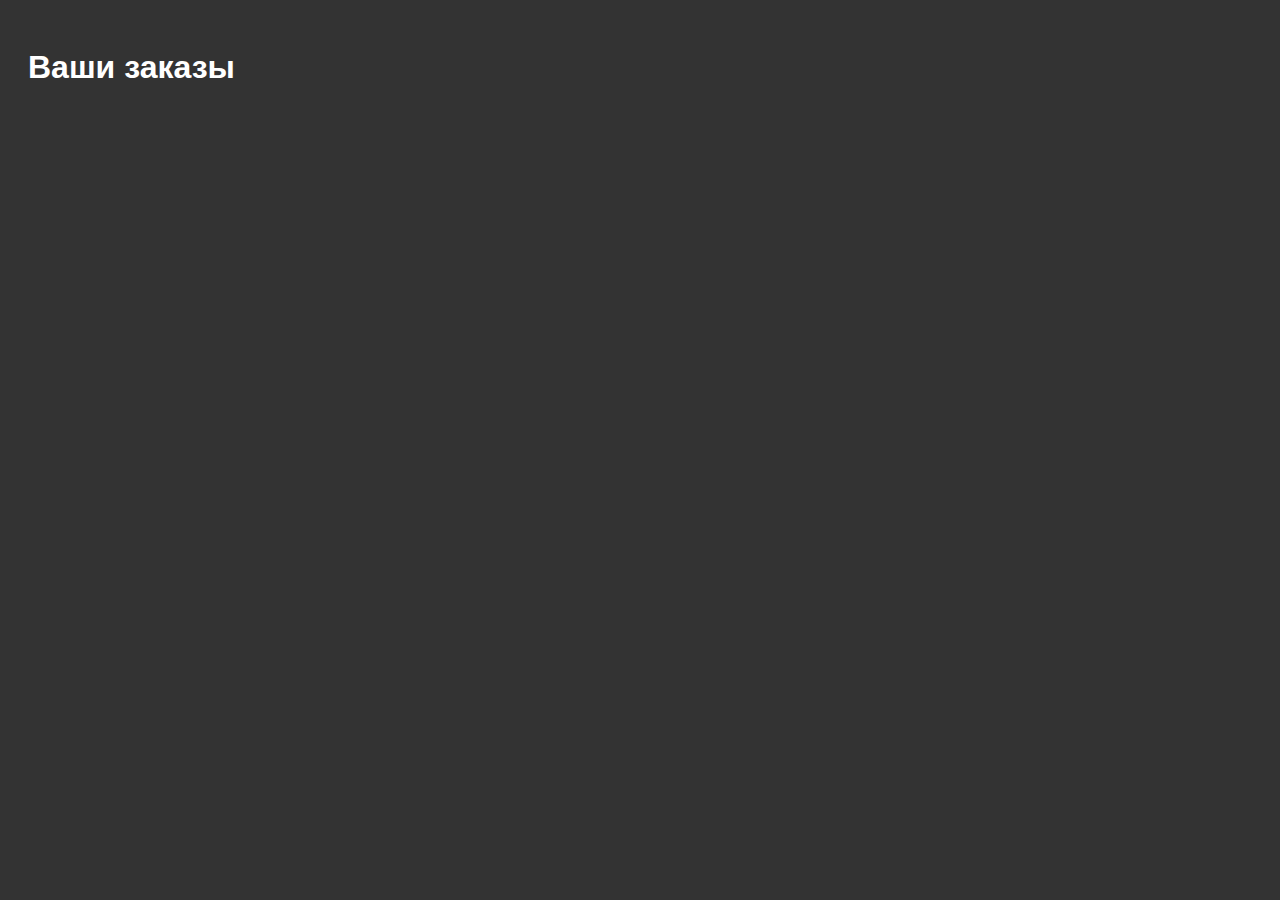
<file: orders.html>
<!DOCTYPE html>
<html lang="ru">
<head>
    <meta charset="UTF-8">
    <meta name="viewport" content="width=device-width, initial-scale=1.0">
    <title>Ваши заказы</title>
    <link rel="stylesheet" href="styles.css"> <!-- подключите стили -->
</head>
<body>
    <header>
        <h1>Ваши заказы</h1>
    </header>

    <div id="orders-list">
        <!-- Список заказов будет добавляться здесь -->
    </div>

    <!-- Скрипты -->
    <script src="app.js"></script> <!-- подключите JS файл -->
</body>
</html>
</file>
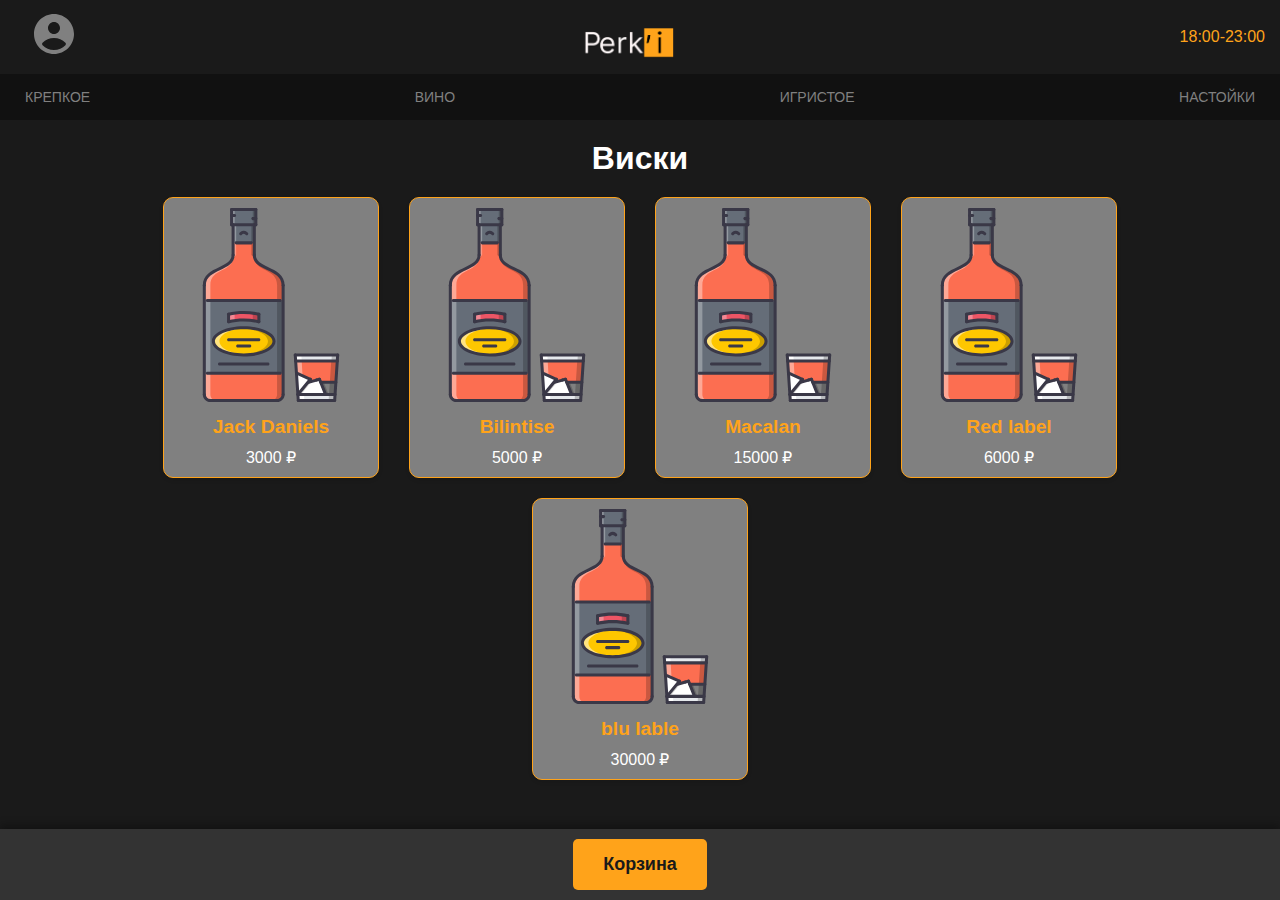
<file: viski.html>
<!DOCTYPE html>
<html lang="ru">
<head>
    <meta charset="UTF-8">
    <!-- <meta name="viewport" content="width=device-width, initial-scale=1.0"> -->
    <meta name="viewport" content="width=device-width, initial-scale=1.0, maximum-scale=1.0, user-scalable=no">

    <title>viski</title>
    <!-- Подключаем CSS файл -->
    <link rel="stylesheet" href="style.css">
    <script src="main.js" defer></script>
    <script src="cart.js" defer></script>
    <script src="app.js" defer></script>

</head>

<body>
    <header class="header">
        <div class="header-left">
            <div class="dropdown">
            <a href="#" class="icon profile-icon" id="profile-icon">
                <svg fill="none" width="2em" height="2em" viewBox="0 0 24 24" xmlns="http://www.w3.org/2000/svg">
                    <path clip-rule="evenodd" d="m22 12c0 5.5228-4.4772 10-10 10-5.52285 0-10-4.4772-10-10 0-5.52285 4.47715-10 10-10 5.5228 0 10 4.47715 10 10zm-4.2863 4.4006c.3279.3345.3279.8644-.0001 1.199-1.4519 1.4813-3.4754 2.4004-5.7135 2.4004-2.23824 0-4.26176-.9191-5.71374-2.4006-.32791-.3345-.3279-.8644.00001-1.199 1.45197-1.4813 3.47544-2.4004 5.71363-2.4004 2.2382 0 4.2617.9192 5.7137 2.4006zm-5.7137-4.4006c1.6569 0 3-1.3431 3-3 0-1.65685-1.3431-3-3-3s-3 1.34315-3 3c0 1.6569 1.3431 3 3 3z" fill="#808080" fill-rule="evenodd" style="fill: #808080;"></path>
                </svg>
            </a>
            <!-- Выпадающее меню -->
                <div class="dropdown-content" id="dropdown-menu">
                    <!-- <p class='balans'>5000 p</p> -->
                    <a href="#">Профиль</a>
                    <a href="orders.html">Мои заказы</a>

                </div>
            </div>
        </div>
        <div class="header-center">
            <a href="index.html"><img src="7.png" alt="Perk'i Logo" class="logo"></a>

        </div>
        <div class="header-right">
            <p style="color:#ffa31a">18:00-23:00</p>
        </div>
</header>


    <!-- Горизонтальное меню под шапкой -->
    <nav class="category-menu">
        <ul>
            <li><a href="index.html#strong">КРЕПКОЕ</a></li>
            <li><a href="index.html#wine">ВИНО</a></li>
            <li><a href="index.html#sparkling">ИГРИСТОЕ</a></li>
            <li><a href="index.html#liqueurs">НАСТОЙКИ</a></li>
        </ul>
    </nav>
















    <!-- Карточка товара  -->
    <div class="container">
        <h1>Виски</h1>
        <div class="items">
            <div class="item-card">
                <img src="111.svg" alt="Виски Бренд 1">
                <div class="INFO">
                <h3>Jack Daniels</h3>
                <p>3000 ₽</p>
                </div>
                <div class="item-quantity-badge">0</div>
                <div class="item-controls" style="display: none;">
                    <button class="decrease-qty" >убрать</button> <!-- Скрыто по умолчанию -->
                </div>
            </div>
            <div class="item-card">
                <img src="111.svg" alt="Виски Бренд 1">
                <div class="INFO">
                <h3>Bilintise</h3>
                <p>5000 ₽</p>
                </div>
                <div class="item-quantity-badge">0</div>
                <div class="item-controls" style="display: none;">
                    <button class="decrease-qty" >убрать</button> <!-- Скрыто по умолчанию -->
                </div>
            </div>
            <div class="item-card">
                <img src="111.svg" alt="Виски Бренд 1">
                <div class="INFO">
                <h3>Macalan</h3>
                <p>15000 ₽</p>
                </div>
                <div class="item-quantity-badge">0</div>
                <div class="item-controls" style="display: none;">
                    <button class="decrease-qty" >убрать</button> <!-- Скрыто по умолчанию -->
                </div>
            </div>
            <div class="item-card">
                <img src="111.svg" alt="Виски Бренд 1">
                <div class="INFO">
                <h3>Red label</h3>
                <p>6000 ₽</p>
                </div>
                <div class="item-quantity-badge">0</div>
                <div class="item-controls" style="display: none;">
                    <button class="decrease-qty" >убрать</button> <!-- Скрыто по умолчанию -->
                </div>
            </div>
            <div class="item-card">
                <img src="111.svg" alt="Виски Бренд 1">
                <div class="INFO">
                <h3>blu lable</h3>
                <p>30000 ₽</p>
                </div>
                <div class="item-quantity-badge">0</div>
                <div class="item-controls" style="display: none;">
                    <button class="decrease-qty" >убрать</button> <!-- Скрыто по умолчанию -->
                </div>
            </div>
            <!-- Добавьте остальные карточки аналогично -->
        </div>
    </div>














<script type="app.js"></script>







    <!-- Кнопка View Order -->
    <div class="view-order">
        <button id="view-order-button" class="view-order-button">Корзина</button>
    </div>

    <!-- Корзина внизу -->
    <div id="order-summary" class="order-summary">
        <h2>Корзина</h2>
        <ul id="cart-items"></ul>
        <div class="cart-total">
            <span>Итого: </span><span id="cart-total">0 ₽</span>
        </div>
        <button id="checkout-button" class="checkout-button">Оформить заказ</button>
    </div>



<!-- Модальное окно уведомления об ошибке -->
<div id="error-modal" class="modal">
    <div class="modal-content">
        <span class="close-error-modal">&times;</span>
        <h2>Ошибка</h2>
        <p id="error-message">Пожалуйста, заполните все обязательные поля.</p>
    </div>
</div>

<div id="thank-you-message" style="display: none; background-color: #28a745; color: white; padding: 15px; position: fixed; top: 20px; right: 20px; border-radius: 5px;">
    Спасибо за покупку!
</div>




<!-- Модальное окно для ввода адреса -->
<div id="address-modal2" class="modal2">
    <div class="modal-content2">
        <span class="close-btn2" id="close-address-modal2">&times;</span>
        <h2>Укажите адрес доставки</h2>
        <form id="address-form2">
    <!-- Поле Улица -->
    <input type="text" id="street" name="street" placeholder="Улица">

    <!-- Сетка 2x2 для подъезда, квартиры, этажа и домофона -->
    <div id="matrix-container">
        <input type="text" id="entrance" name="entrance" placeholder="Подъезд">
        <input type="text" id="apartment" name="apartment" placeholder="Квартира">
        <input type="text" id="floor" name="floor" placeholder="Этаж">
        <input type="text" id="intercom" name="intercom" placeholder="Домофон">
    </div>

    <!-- Поле Комментарий на всю ширину -->
    <textarea id="comment" name="comment" rows="4" placeholder="Комментарий"></textarea>
<button type="submit2">Подтвердить</button>
</form>
    </div>
</div>




</body>
</html>
</file>
<file: styles.css>
body {
    font-family: Arial, sans-serif;
    background-color: #333;
    color: white;
    padding: 20px;
}

#orders-list {
    display: flex;
    flex-direction: column;
}

.order-card {
    background-color: #444;
    margin: 15px 0;
    padding: 20px;
    border-radius: 10px;
}

.order-header {
    display: flex;
    justify-content: space-between;
    align-items: center;
}

.order-items {
    display: flex;
    margin-top: 15px;
}

.item {
    margin-right: 10px;
}

.item img {
    width: 50px;
    height: 50px;
    border-radius: 50%;
}

.order-rating {
    margin-top: 10px;
    display: flex;
    align-items: center;
}

.stars span {
    color: #f5a623;
    font-size: 20px;
    margin-right: 5px;
}
</file>
<file: style.css>
* {
    margin: 0;
    padding: 0;
    box-sizing: border-box;
    user-select: none; /* Для современных браузеров */
    -webkit-user-select: none; /* Для Safari */
    -moz-user-select: none; /* Для Firefox */
    -ms-user-select: none; /* Для Internet Explorer/Edge */
}
.delivery-info {
        background-color: #1a1a1a;
        padding: 15px 20px;
        text-align: center;
        margin: 20px 0;
        border-radius: 10px;
    }
    .delivery-container {
        max-width: 800px;
        margin: 0 auto;
    }

    .delivery-info h2 {
        color: #ffa31a;
        font-size: 28px;
        margin-bottom: 30px;
        font-family: Arial, sans-serif;
        font-weight: bold;
    }

    .delivery-content {
        display: flex;
        justify-content: space-around;
        flex-wrap: wrap;
        gap: 20px;
    }

    .delivery-item {
        background-color: #292929;
        padding: 20px;
        border-radius: 8px;
        box-shadow: 0 4px 10px rgba(0, 0, 0, 0.1);
        max-width: 250px;
        text-align: center;
    }

    .delivery-icon {
        width: 50px;
        margin-bottom: 15px;
    }

    .delivery-item p {
        font-size: 16px;
        color: white;
        line-height: 1.5;
        font-family: Arial, sans-serif;
        font-weight: bold;
    }

    .delivery-item strong {
        font-family: Arial, sans-serif;
        font-weight: bold;
        color: #ffa31a;
        font-size: 20px;
    }
body {
    font-family: Arial, sans-serif;
    background-color: #1a1a1a;
    color: white;
}

.header {
    display: flex;
    justify-content: space-between;
    align-items: center;
    background-color: #1a1a1a;
    padding: 10px 15px;
}


.menu-icon {
    font-size: 24px;
    color: #ff9900;
    cursor: pointer;
}

.header-center {
    text-align: center;
}
.header-left {
    display: flex;
    align-items: center;
}
.logo {
    height: 50px;
}

.header-right {
    display: flex;
    align-items: center;
}

.icon {
    color: white;
    font-size: 24px;
    margin-left: 15px;
    text-decoration: none;
}

.category-menu {
    background-color: #111;
    padding: 10px;
}

.category-menu ul {
    list-style: none;
    display: flex;
    justify-content: space-between;
    padding: 0;
}

.category-menu ul li {
    margin: 0 5px;
}

.category-menu ul li a {
    color: #808080;
    text-decoration: none;
    padding: 5px 10px;
    font-size: 14px;
    border-radius: 4px;
    text-align: center;
    display: block;
}

.category-menu ul li a:hover {
    background-color: #ff9900;
    color: #ffff;
}

.container {
    width: 80%;
    margin: 0 auto;
    padding: 20px;
}
.item-card a{
    text-decoration: none;
}
h1 {
    text-align: center;
    font-size: 2em;
    margin-bottom: 20px;
}

.alcohol-sections {
    display: flex;
    flex-direction: column;
}

.section {
    border-radius: 10px;
    box-shadow: 0 4px 8px rgba(0, 0, 0, 0.1);
    margin-bottom: 20px;
    padding: 20px;
}

.section h2 {
    text-align: center;
    font-size: 1.5em;
    margin-bottom: 10px;
    color:#808080;
}

.items {
    display: flex;
    justify-content: space-around;
    flex-wrap: wrap;
}

.item-card {
    background-color: #808080;
    border-radius: 10px;
    border: 1px solid #ffa31a;
    box-shadow: 0 2px 4px rgba(0, 0, 0, 0.1);
    width: 22%;
    margin-bottom: 20px;
    padding: 10px;
    text-align: center;
}

.item-card:hover {
    transform: translateY(-5px);
    border: 4px solid #ffa31a; /* Цвет границы при наведении */
    box-shadow: 0 0 10px rgba(255, 163, 26, 0.5); /* Эффект тени */
}

.item-card img {
    max-width: 100%;
    border-radius: 10px;
}

.item-card h3 {
    font-size: 1.2em;
    margin: 10px 0;
    color: #ffa31a;
}

.item-card p {
    font-size: 1em;
    color: #ffff;
}

.section.active {
    background-color: #ffa31a; /* Highlight color */
    box-shadow: 0 6px 12px rgba(0, 0, 0, 0.3); /* Increase shadow */
}
.modal {
    display: none; /* Модальное окно скрыто по умолчанию */
    position: fixed;
    z-index: 1000; /* Поверх всего контента */
    left: 0;
    top: 0;
    width: 100%;
    height: 100%;
    overflow: auto;
    background-color: rgba(0, 0, 0, 0.7); /* Полупрозрачный черный фон */
}

.modal-content {
    background-color: #333; /* Цвет фона модального окна */
    margin: 15% auto; /* Отступы и центрирование окна */
    padding: 20px;
    border: 1px solid #ffa31a;
    width: 80%;
    max-width: 400px; /* Ограничение ширины */
    color: white; /* Цвет текста */
    border-radius: 10px; /* Закругленные углы */
}

.close-btn {
    color: #ffa31a; /* Цвет кнопки закрытия */
    float: right; /* Позиционирование справа */
    font-size: 24px; /* Размер шрифта */
    font-weight: bold;
    cursor: pointer; /* Указатель курсора при наведении */
}

.close-btn:hover {
    color: white; /* Изменение цвета при наведении */
}
/* Стиль для кнопки View Order */
.view-order {
    position: fixed;
    bottom: 0;
    left: 50%;
    transform: translateX(-50%);
    width: 100%;
    background-color: #333;
    padding: 10px 0;
    box-shadow: 0 -4px 8px rgba(0, 0, 0, 0.3);
    text-align: center;
}

.view-order-button {
    background-color: #ffa31a;
    border: none;
    color: #333;
    padding: 15px 30px;
    cursor: pointer;
    border-radius: 5px;
    font-size: 18px;
    font-family: Arial, sans-serif;
    color: #1a1a1a;
    font-weight: bold;
}

.view-order-button:hover {
    background-color: #ffcc66;
}

/* Стиль для корзины внизу */
.order-summary {
    display: none; /* Скрыта по умолчанию */
    position: fixed;
    bottom: 0;
    left: 0;
    width: 100%;
    background-color: #333;
    border-top: 2px solid #ffa31a;
    padding: 20px;
    color: white;
    box-shadow: 0 -4px 8px rgba(0, 0, 0, 0.3);
    z-index: 1000; /* Поверх всех элементов */
}

.order-summary h2 {
    text-align: center;
    margin-bottom: 15px;
    color: #ffa31a;
}

.order-summary ul {
    list-style-type: none;
    padding: 0;
    margin: 0;
    max-height: 200px; /* Ограничение по высоте */
    overflow-y: auto; /* Скролл при переполнении */
}

.order-summary ul li {
    display: flex;
    justify-content: space-between;
    align-items: center;
    margin-bottom: 10px;
}

.order-summary ul li button {
    background-color: #ffa31a;
    border: none;
    color: #333;
    padding: 5px 10px;
    cursor: pointer;
    border-radius: 5px;
}

.order-summary ul li button:hover {
    background-color: #ffcc66;
}

.cart-total {
    display: flex;
    justify-content: space-between;
    margin-top: 15px;
    font-size: 18px;
}

.checkout-button {
    width: 100%;
    background-color: #ffa31a;
    border: none;
    color: #333;
    padding: 15px;
    cursor: pointer;
    border-radius: 5px;
    font-size: 18px;
    font-weight: bold;
}

.checkout-button:hover {
    background-color: #ffcc66;
}

/* Стиль для бейджа с количеством товаров */
.item-quantity-badge {
    position: absolute;
    top: 10px;
    right: 10px;
    background-color: #ff9900;
    color: #fff;
    border-radius: 50%;
    width: 24px;
    height: 24px;
    display: flex;
    justify-content: center;
    align-items: center;
    font-size: 14px;
    font-weight: bold;
    display: none; /* Скрыто по умолчанию */
}

/* Дополнительный стиль для карточек */
.item-card {
    position: relative; /* Относительное позиционирование для бейджа */
    background-color: #808080;
    border-radius: 10px;
    border: 1px solid #ffa31a;
    box-shadow: 0 2px 4px rgba(0, 0, 0, 0.1);
    width: 22%;
    margin-bottom: 20px;
    padding: 10px;
    text-align: center;
    cursor: pointer; /* Указатель как рука при наведении */
}

.item-card:hover {
    transform: translateY(-5px);
    border: 4px solid #ffa31a; /* Цвет границы при наведении */
    box-shadow: 0 0 10px rgba(255, 163, 26, 0.5); /* Эффект тени */
}
.item-controls {
    display: flex;
    justify-content: center;
    align-items: center;
    margin-top: 10px;
}

.decrease-qty, .increase-qty {
  /*  background-color: #ffa31a;
    border: none;
    color: #333;
    padding: 5px 10px;
    cursor: pointer;
    border-radius: 5px;
    font-size: 16px;*/
}

.decrease-qty:hover, .increase-qty:hover {
/*    background-color: #ffcc66;*/
}

.item-quantity {
    margin: 0 10px;
    font-size: 16px;
    color: #ffffff;
}
/*адресс*/
/* Стиль для модального окна */
.modal2 {
    display: none;
    position: fixed;
    z-index: 1;
    left: 0;
    top: 0;
    width: 100%;
    height: 100%;
    background-color: rgba(0,0,0,0.5);
}

.modal-content2 {
    background-color: #fff;
    margin: 15% auto;
    padding: 20px;
    border: 1px solid #888;
    width: 80%;
    max-width: 400px;
    border-radius: 8px;
}

.close-btn2 {
    color: #aaa;
    float: right;
    font-size: 28px;
    font-weight: bold;
    cursor: pointer;
}

.close-btn2:hover,
.close-btn2:focus {
    color: black;
}

#address-form2 input {
    width: 100%;
    padding: 10px;
    margin-top: 10px;
    margin-bottom: 20px;
    border: 1px solid #ccc;
    border-radius: 4px;
}

#address-form2 button {
    padding: 10px 20px;
    background-color: #ffa31a;
    border: none;
    border-radius: 4px;
    color: white;
    cursor: pointer;
}

#address-form2 button:hover {
    background-color: #ff8c00;
}

 /* Стили выпадающего меню */
        .dropdown {
           position: relative;
            display: inline-block;
     /*        display: none;
    position: fixed;*/
        }

        .dropdown-content {
            display: none;
            position: absolute;
/*position: fixed;*/
            left:150px; 
            background-color: #f9f9f9;
            min-width: 150px;
            box-shadow: 0px 8px 16px rgba(0, 0, 0, 0.2);
            z-index: 1;
            overflow: hidden;
        }

        .dropdown-content a {
            color: black;
            padding: 12px 16px;
            text-decoration: none;
            display: block;
        }

        .dropdown-content a:hover {
            background-color: #ffa31a;
        }

        .dropdown:hover .dropdown-content {
            display: block;
        }
        /* Футер */
.footer {
    background-color: #ffa31a;; /* Тёмный фон для футера */
    color: #fff; /* Белый текст */
    padding: 400px 0;
    text-align: center;
    height: 50px;
/*    margin-bottom: 20px;*/
}



/* Медиазапрос для мобильных устройств */


@media (max-width: 768px) {
    .alcohol-sections {
    display: flex;
    flex-direction: column;
}

.section {
    border-radius: 10px;
    box-shadow: 0 4px 8px rgba(0, 0, 0, 0.1);
    margin-bottom: 80px;
    padding: 20px;
}
    /* Футер */
.footer {
    background-color:#ffa31a;; /* Тёмный фон для футера */
    color: #fff; /* Белый текст */
    padding: 30px 0;
    text-align: center;
    margin-top:50px;
/*    height: 50px;*/
}
.balans{
    text-align: center;
    font-family: Arial, sans-serif;
    color: #1a1a1a;
font-size: 20px;
    font-weight: bold;
}


.delivery-info {
        background-color: #1a1a1a;
        padding: 15px 20px;
        text-align: center;
        margin: 20px 0;
        border-radius: 10px;
    }
    .delivery-container {
        max-width: 800px;
        margin: 0 auto;
    }

    .delivery-info h2 {
        color: #ffa31a;
        font-size: 28px;
        margin-bottom: 30px;
        font-family: Arial, sans-serif;
        font-weight: bold;
    }

    .delivery-content {
        display: flex;

        justify-content: space-around;
        flex-wrap: wrap;
        gap: 20px;
    }

    .delivery-item {
        background-color: #292929;
        padding: 20px;
        border-radius: 8px;
        box-shadow: 0 4px 10px rgba(0, 0, 0, 0.1);
        max-width: 250px;
        text-align: center;
    }

    .delivery-icon {
        width: 50px;
        margin-bottom: 15px;
    }

    .delivery-item p {
        font-size: 16px;
        color: white;
        line-height: 1.5;
        font-family: Arial, sans-serif;
        font-weight: bold;
    }

    .delivery-item strong {
        font-family: Arial, sans-serif;
        font-weight: bold;
        color: #ffa31a;
        font-size: 20px;
    }
 /* Ограничение выпадающего меню для мобильных устройств */
            /* Ограничение выпадающего меню для мобильных устройств */
            .dropdown-content {
                background-color: #808080;
                min-width: 120px; /* Уменьшаем ширину для мобильных устройств */
                font-size: 14px;
                left: 5px; /* Добавляем небольшой отступ справа */
                right: auto; /* Убираем возможное смещение влево */
                max-width: calc(100vw - 10px); /* Ограничиваем ширину до экрана устройства с отступом */
                text-align: center;
            }
/*background-color: #808080;
    border-radius: 10px;
    border: 1px solid #ffa31a;*/
            .dropdown-content a {
/*                margin-top: 10px;*/
                padding: 10px;
/*                color:#ffa31a;*/
                font-family: Arial, sans-serif;
                color: #1a1a1a;
                font-weight: bold;
            }

    .close-error-modal {
    color: white;
    float: right;
    font-size: 28px;
    font-weight: bold;
}
    .close-error-modal:hover,
.close-error-modal:focus {
    color: white;
    cursor: pointer;
}
    /* Стиль для модального окна */
.modal2 {
    display: none;
    position: fixed;
    z-index: 1;
    left: 0;
    top: 0;
    width: 100%;
    height: 100%;
    background-color: rgba(0,0,0,0.5);
}

.modal-content2 {
    margin: 15% auto;
    padding: 20px;
    border: 1px solid #888;
    width: 80%;
    max-width: 400px;
    border-radius: 8px;
   font-family: Arial, sans-serif;
    background-color: #1a1a1a;
}






#address-form2 button {
    padding: 10px 20px;
    background-color: #ffa31a;
    border: none;
    border-radius: 4px;
    color: white;
    cursor: pointer;
    font-weight: bold;
    font-family: Arial, sans-serif;
    font-size:1em;
}

#address-form2 {
    display: grid;
    grid-template-columns: 1fr; /* Одноколоночный макет для начальной части */
    gap: 20px; /* Расстояние между элементами */
}

#address-form2 input, #address-form2 textarea {
    padding: 10px;
    margin-bottom: 20px;
    border: none;
    border-bottom: 1px solid #ccc;
    background-color: transparent;
    font-size: 1em;
    height: 40px;
    box-shadow: none;
    color:white;
    font-weight: bold;
    font-family: Arial, sans-serif;
}

#address-form2 input:focus, #address-form2 textarea:focus {
    outline: none;
    border-bottom: 1px solid #ffa31a;
}

/* Поле "Улица" на всю ширину */
#street {
    grid-column: 1 / -1; /* Растягиваем на всю ширину */
    width: 100%;
}

/* Сетка 2x2 для остальных полей */
#matrix-container {
    display: grid;
    grid-template-columns: 1fr 1fr; /* Две колонки */
    grid-gap: 20px; /* Расстояние между колонками */
}

/* Комментарий на всю ширину */
#comment {
    grid-column: 1 / -1; /* На всю ширину экрана */
    width: 100%;
}





  .item-controls {
    background-color: #ffa31a; /* The entire bottom section is red */
    height: 40px; /* Adjust this height as needed */
    position: absolute;
    bottom: 0;
    left: 0;
    right: 0;
/*    z-index: -10;*/
}

.decrease-qty {
    background-color: #ffa31a;
    color: white;
    border: none;
    font-size: 1.1em;
    font-family: Arial, sans-serif;
    font-weight: bold;

}
.INFO{
    text-align: center;
    height: 90px;
}
.INFO p{
/*    text-align: center;*/
    font-size: 1.3em;
    font-family: Arial, sans-serif;
    color: #1a1a1a;
    font-weight: bold;
}
.INFO h3{
font-size: 1.3em;
    font-family: Arial, sans-serif;
    color: #1a1a1a;
    font-weight: bold;
}
/*.decrease-qty:hover {
    background-color: #ff6666;
}*/



.item-quantity {
    margin: 0 10px;
    font-size: 16px;
    color: #ffffff;
}

    /* Стиль для бейджа с количеством товаров */
.item-quantity-badge {
    position: absolute;
    top: 10px;
    right: 10px;
    background-color: #ff9900;
    color: #fff;
    border-radius: 50%;
    width: 24px;
    height: 24px;
    display: flex;
    justify-content: center;
    align-items: center;
    font-size: 14px;
    font-weight: bold;
    display: none; /* Скрыто по умолчанию */
}

/* Дополнительный стиль для карточек */
.item-card {
    position: relative; /* Относительное позиционирование для бейджа */
    background-color: #808080;
    border-radius: 10px;
    border: 1px solid #ffa31a;
    box-shadow: 0 2px 4px rgba(0, 0, 0, 0.1);
    width: 22%;
    margin-bottom: 20px;
    padding: 10px;
    overflow: hidden;
    text-align: center;
    cursor: pointer; /* Указатель как рука при наведении */
}

.item-card:hover {
    transform: translateY(-5px);
    border: 4px solid #ffa31a; /* Цвет границы при наведении */
    box-shadow: 0 0 10px rgba(255, 163, 26, 0.5); /* Эффект тени */
}


*/
    /* Стиль для кнопки View Order */
.view-order {
    position: flex;
    bottom: 0;
    left: 50%;
    transform: translateX(-50%);
    width: 100%;
    background-color: #333;
    padding: 50px 0;
    box-shadow: 0 -4px 8px rgba(0, 0, 0, 0.3);
    text-align: center;
}

.view-order-button {
    background-color: #ffa31a;
    border: none;
    color: #333;
    padding: 15px 30px;
    cursor: pointer;
    border-radius: 5px;
    font-size: 18px;
    font-family: Arial, sans-serif;
    color: #1a1a1a;
    font-weight: bold;
}

.view-order-button:hover {
    background-color: #ffcc66;
}

/* Стиль для корзины внизу */
.order-summary {
    display: none; /* Скрыта по умолчанию */
    position: fixed;
    bottom: 0;
    left: 0;
    width: 100%;
    background-color: #333;
    border-top: 2px solid #ffa31a;
    padding: 20px;
    color: white;
    font-weight: bold;
    box-shadow: 0 -4px 8px rgba(0, 0, 0, 0.3);
    z-index: 1000; /* Поверх всех элементов */
}

.order-summary h2 {
    text-align: center;
    margin-bottom: 15px;
    color: #ffa31a;
}

.order-summary ul {
    list-style-type: none;
    padding: 0;
    margin: 0;
    max-height: 200px; /* Ограничение по высоте */
    overflow-y: auto; /* Скролл при переполнении */
}

.order-summary ul li {
    display: flex;
    justify-content: space-between;
    align-items: center;
    margin-bottom: 10px;
}

.order-summary ul li button {
    background-color: #ffa31a;
    border: none;
    color: #333;
    padding: 5px 10px;
    cursor: pointer;
    border-radius: 5px;
}

.order-summary ul li button:hover {
    background-color: #ffcc66;
}

.cart-total {
    display: flex;
    justify-content: space-between;
    margin-top: 15px;
    font-size: 18px;
}

.checkout-button {
    width: 100%;
    background-color: #ffa31a;
    border: none;
    color: #333;
    padding: 15px;
    cursor: pointer;
    border-radius: 5px;
    font-size: 18px;
    font-weight: bold;
}

.checkout-button:hover {
    background-color: #ffcc66;
}

    .section h2 {
        font-size: 2em;
        margin-bottom: 15px;
    }
    
    .items {
        display: flex;
        justify-content: space-around;
        flex-wrap: wrap;
    }
    
    .item-card {
        width: 45%;
        margin-bottom: 15px;
    }
    
    /*.item-card h3 {
        font-size: 1.1em;
    }
    
    .item-card p {
        font-size: 0.9em;
    }
    
    .header-right p {
        font-size: 1.5em;
    }
    
    .header-left a {
        /* font-size:1.5em; 
    }
    */
    .logo {
        height: 5em;
        width: 11em;
    }
    
    .icon profile-icon {
        width: 4em;
        height: 4em;
    }
    
    .category-menu ul li a {
        color: #808080;
        text-decoration: none;
        padding: 5px 10px;
        font-size: 20px;
        border-radius: 4px;
        text-align: center;
        display: block;
    }
    .section:hover {
    background-color: #ffa31a; /* Цвет фона при наведении */
    box-shadow: 0 6px 12px rgba(0, 0, 0, 0.3); /* Увеличение тени */
    transition: background-color 0.3s, box-shadow 0.3s; /* Плавный переход */
}
.section:hover h2 {
    color: #1a1a1a; /* Цвет заголовка при наведении на секцию */
}
.section.active {
    background-color: #ffa31a; /* Highlight color */
    box-shadow: 0 6px 12px rgba(0, 0, 0, 0.3); /* Increase shadow */
}
}
.modal {
    display: none; /* Модальное окно скрыто по умолчанию */
    position: fixed;
    z-index: 1000; /* Поверх всего контента */
    left: 0;
    top: 0;
    width: 100%;
    height: 100%;
    overflow: auto;
    background-color: rgba(0, 0, 0, 0.7); /* Полупрозрачный черный фон */
}

.modal-content {
    background-color: #333; /* Цвет фона модального окна */
    margin: 15% auto; /* Отступы и центрирование окна */
    padding: 20px;
    border: 1px solid #ffa31a;
    width: 80%;
    max-width: 400px; /* Ограничение ширины */
    color: white; /* Цвет текста */
    border-radius: 10px; /* Закругленные углы */
}

.close-btn {
    color: #ffa31a; /* Цвет кнопки закрытия */
    float: right; /* Позиционирование справа */
    font-size: 24px; /* Размер шрифта */
    font-weight: bold;
    cursor: pointer; /* Указатель курсора при наведении */
}

.close-btn:hover {
    color: white; /* Изменение цвета при наведении */
}
/* Медиа-запрос для экранов до 480px */
@media (max-width: 480px) {
  .alcohol-sections {
    display: flex;
    flex-direction: column;
}

.section {
    border-radius: 10px;
    box-shadow: 0 4px 8px rgba(0, 0, 0, 0.1);
    margin-bottom: 20px;
    padding: 20px;
}
.footer {
    background-color: #333; /* Тёмный фон для футера */
    color: #fff; /* Белый текст */
    padding: 40px 0;
    text-align: center;
}

/*.footer-container {
    display: flex;
    flex-direction: column;
    align-items: center;
    justify-content: center;
    gap: 30px;
    max-width: 1200px;
    margin: 0 auto;
}*/

/*.footer-section {
    margin-bottom: 20px;
    max-width: 300px;
}

.footer-section h3 {
    color: #ffa31a; /* Цвет заголовков 
    font-size: 18px;
    margin-bottom: 10px;
    text-transform: uppercase;
}

.footer-section p {
    font-size: 14px;
    line-height: 1.6;
}

.footer-section a {
    color
*/
.delivery-info {
        background-color: #1a1a1a;
        padding: 15px 20px;
        text-align: center;
        margin: 20px 0;
        border-radius: 10px;
    }
    .delivery-container {
        max-width: 800px;
        margin: 0 auto;
    }

    .delivery-info h2 {
        color: #ffa31a;
        font-size: 28px;
        margin-bottom: 30px;
        font-family: Arial, sans-serif;
        font-weight: bold;
    }

    .delivery-content {
        display: flex;
        justify-content: space-around;
        flex-wrap: wrap;
        gap: 20px;
    }

    .delivery-item {
        background-color: #292929;
        padding: 20px;
        border-radius: 8px;
        box-shadow: 0 4px 10px rgba(0, 0, 0, 0.1);
        max-width: 250px;
        text-align: center;
    }

    .delivery-icon {
        width: 50px;
        margin-bottom: 15px;
    }

    .delivery-item p {
        font-size: 16px;
        color: white;
        line-height: 1.5;
        font-family: Arial, sans-serif;
        font-weight: bold;
    }

    .delivery-item strong {
        font-family: Arial, sans-serif;
        font-weight: bold;
        color: #ffa31a;
        font-size: 20px;
    }
        .close-error-modal {
    color: white;
    float: right;
    font-size: 28px;
    font-weight: bold;
}
    .close-error-modal:hover,
.close-error-modal:focus {
    color: white;
    cursor: pointer;
}
    /* Стиль для модального окна */
.modal2 {
    display: none;
    position: fixed;
    z-index: 1;
    left: 0;
    top: 0;
    width: 100%;
    height: 100%;
    background-color: rgba(0,0,0,0.5);
}

.modal-content2 {
    margin: 15% auto;
    padding: 20px;
    border: 1px solid #888;
    width: 80%;
    max-width: 400px;
    border-radius: 8px;
   font-family: Arial, sans-serif;
    background-color: #1a1a1a;
}






#address-form2 button {
    padding: 10px 20px;
    background-color: #ffa31a;
    border: none;
    border-radius: 4px;
    color: white;
    cursor: pointer;
    font-weight: bold;
    font-family: Arial, sans-serif;
    font-size:1em;
}

#address-form2 {
    display: grid;
    grid-template-columns: 1fr; /* Одноколоночный макет для начальной части */
    gap: 20px; /* Расстояние между элементами */
}

#address-form2 input, #address-form2 textarea {
    padding: 10px;
    margin-bottom: 20px;
    border: none;
    border-bottom: 1px solid #ccc;
    background-color: transparent;
    font-size: 1em;
    height: 40px;
    box-shadow: none;
    color:white;
    font-weight: bold;
    font-family: Arial, sans-serif;
}

#address-form2 input:focus, #address-form2 textarea:focus {
    outline: none;
    border-bottom: 1px solid #ffa31a;
}

/* Поле "Улица" на всю ширину */
#street {
    grid-column: 1 / -1; /* Растягиваем на всю ширину */
    width: 100%;
}

/* Сетка 2x2 для остальных полей */
#matrix-container {
    display: grid;
    grid-template-columns: 1fr 1fr; /* Две колонки */
    grid-gap: 20px; /* Расстояние между колонками */
}

/* Комментарий на всю ширину */
#comment {
    grid-column: 1 / -1; /* На всю ширину экрана */
    width: 100%;
}





  .item-controls {
    background-color: #ffa31a; /* The entire bottom section is red */
    height: 40px; /* Adjust this height as needed */
    position: absolute;
    bottom: 0;
    left: 0;
    right: 0;
}

.decrease-qty {
    background-color: #ffa31a;
    color: white;
    border: none;
    font-size: 1.1em;
    font-family: Arial, sans-serif;
    font-weight: bold;

}
.INFO{
    text-align: center;
    height: 90px;
}
.INFO p{
/*    text-align: center;*/
    font-size: 1.3em;
    font-family: Arial, sans-serif;
    color: #1a1a1a;
    font-weight: bold;
}
.INFO h3{
font-size: 1.3em;
    font-family: Arial, sans-serif;
    color: #1a1a1a;
    font-weight: bold;
}
/*.decrease-qty:hover {
    background-color: #ff6666;
}*/



.item-quantity {
    margin: 0 10px;
    font-size: 16px;
    color: #ffffff;
}

    /* Стиль для бейджа с количеством товаров */
.item-quantity-badge {
    position: absolute;
    top: 10px;
    right: 10px;
    background-color: #ff9900;
    color: #fff;
    border-radius: 50%;
    width: 24px;
    height: 24px;
    display: flex;
    justify-content: center;
    align-items: center;
    font-size: 14px;
    font-weight: bold;
    display: none; /* Скрыто по умолчанию */
}

/* Дополнительный стиль для карточек */
.item-card {
    position: relative; /* Относительное позиционирование для бейджа */
    background-color: #808080;
    border-radius: 10px;
    border: 1px solid #ffa31a;
    box-shadow: 0 2px 4px rgba(0, 0, 0, 0.1);
    width: 22%;
    margin-bottom: 20px;
    padding: 10px;
    overflow: hidden;
    text-align: center;
    cursor: pointer; /* Указатель как рука при наведении */
}

.item-card:hover {
    transform: translateY(-5px);
    border: 4px solid #ffa31a; /* Цвет границы при наведении */
    box-shadow: 0 0 10px rgba(255, 163, 26, 0.5); /* Эффект тени */
}


*/
    /* Стиль для кнопки View Order */
.view-order {
    position: fixed;
    bottom: 0;
    left: 50%;
    transform: translateX(-50%);
    width: 100%;
    background-color: #333;
    padding: 10px 0;
    box-shadow: 0 -4px 8px rgba(0, 0, 0, 0.3);
    text-align: center;
}

.view-order-button {
    background-color: #ffa31a;
    border: none;
    color: #333;
    padding: 15px 30px;
    cursor: pointer;
    border-radius: 5px;
    font-size: 18px;
    font-family: Arial, sans-serif;
    color: #1a1a1a;
    font-weight: bold;
}

.view-order-button:hover {
    background-color: #ffcc66;
}

/* Стиль для корзины внизу */
.order-summary {
    display: none; /* Скрыта по умолчанию */
    position: fixed;
    bottom: 0;
    left: 0;
    width: 100%;
    background-color: #333;
    border-top: 2px solid #ffa31a;
    padding: 20px;
    color: white;
    font-weight: bold;
    box-shadow: 0 -4px 8px rgba(0, 0, 0, 0.3);
    z-index: 1000; /* Поверх всех элементов */
}

.order-summary h2 {
    text-align: center;
    margin-bottom: 15px;
    color: #ffa31a;
}

.order-summary ul {
    list-style-type: none;
    padding: 0;
    margin: 0;
    max-height: 200px; /* Ограничение по высоте */
    overflow-y: auto; /* Скролл при переполнении */
}

.order-summary ul li {
    display: flex;
    justify-content: space-between;
    align-items: center;
    margin-bottom: 10px;
}

.order-summary ul li button {
    background-color: #ffa31a;
    border: none;
    color: #333;
    padding: 5px 10px;
    cursor: pointer;
    border-radius: 5px;
}

.order-summary ul li button:hover {
    background-color: #ffcc66;
}

.cart-total {
    display: flex;
    justify-content: space-between;
    margin-top: 15px;
    font-size: 18px;
}

.checkout-button {
    width: 100%;
    background-color: #ffa31a;
    border: none;
    color: #333;
    padding: 15px;
    cursor: pointer;
    border-radius: 5px;
    font-size: 18px;
    font-weight: bold;
}

.checkout-button:hover {
    background-color: #ffcc66;
}

    .section h2 {
        font-size: 2em;
        margin-bottom: 15px;
    }
    
    .items {
        display: flex;
        justify-content: space-around;
        flex-wrap: wrap;
    }
    
    .item-card {
        width: 45%;
        margin-bottom: 15px;
    }
    
    /*.item-card h3 {
        font-size: 1.1em;
    }
    
    .item-card p {
        font-size: 0.9em;
    }
    
    .header-right p {
        font-size: 1.5em;
    }
    
    .header-left a {
        /* font-size:1.5em; 
    }
    */
    .logo {
        height: 40pxm;
        width: 8em;
    }
    
    .icon profile-icon {
        width: 4em;
        height: 4em;
    }
    
    .category-menu ul li a {
        color: #808080;
        text-decoration: none;
        padding: 5px 10px;
        font-size: 14px;
        border-radius: 4px;
        text-align: center;
        display: block;
    }
    .section:hover {
    background-color: #ffa31a; /* Цвет фона при наведении */
    box-shadow: 0 6px 12px rgba(0, 0, 0, 0.3); /* Увеличение тени */
    transition: background-color 0.3s, box-shadow 0.3s; /* Плавный переход */
}
.section:hover h2 {
    color: #ffff; /* Цвет заголовка при наведении на секцию */
}
.section.active {
    background-color: #ffa31a; /* Highlight color */
    box-shadow: 0 6px 12px rgba(0, 0, 0, 0.3); /* Increase shadow */
}
}
.modal {
    display: none; /* Модальное окно скрыто по умолчанию */
    position: fixed;
    z-index: 1000; /* Поверх всего контента */
    left: 0;
    top: 0;
    width: 100%;
    height: 100%;
    overflow: auto;
    background-color: rgba(0, 0, 0, 0.7); /* Полупрозрачный черный фон */
}

.modal-content {
    background-color: #333; /* Цвет фона модального окна */
    margin: 15% auto; /* Отступы и центрирование окна */
    padding: 20px;
    border: 1px solid #ffa31a;
    width: 80%;
    max-width: 400px; /* Ограничение ширины */
    color: white; /* Цвет текста */
    border-radius: 10px; /* Закругленные углы */
}

.close-btn {
    color: #ffa31a; /* Цвет кнопки закрытия */
    float: right; /* Позиционирование справа */
    font-size: 24px; /* Размер шрифта */
    font-weight: bold;
    cursor: pointer; /* Указатель курсора при наведении */
}

.close-btn:hover {
    color: white; /* Изменение цвета при наведении */
}
}
</file>
